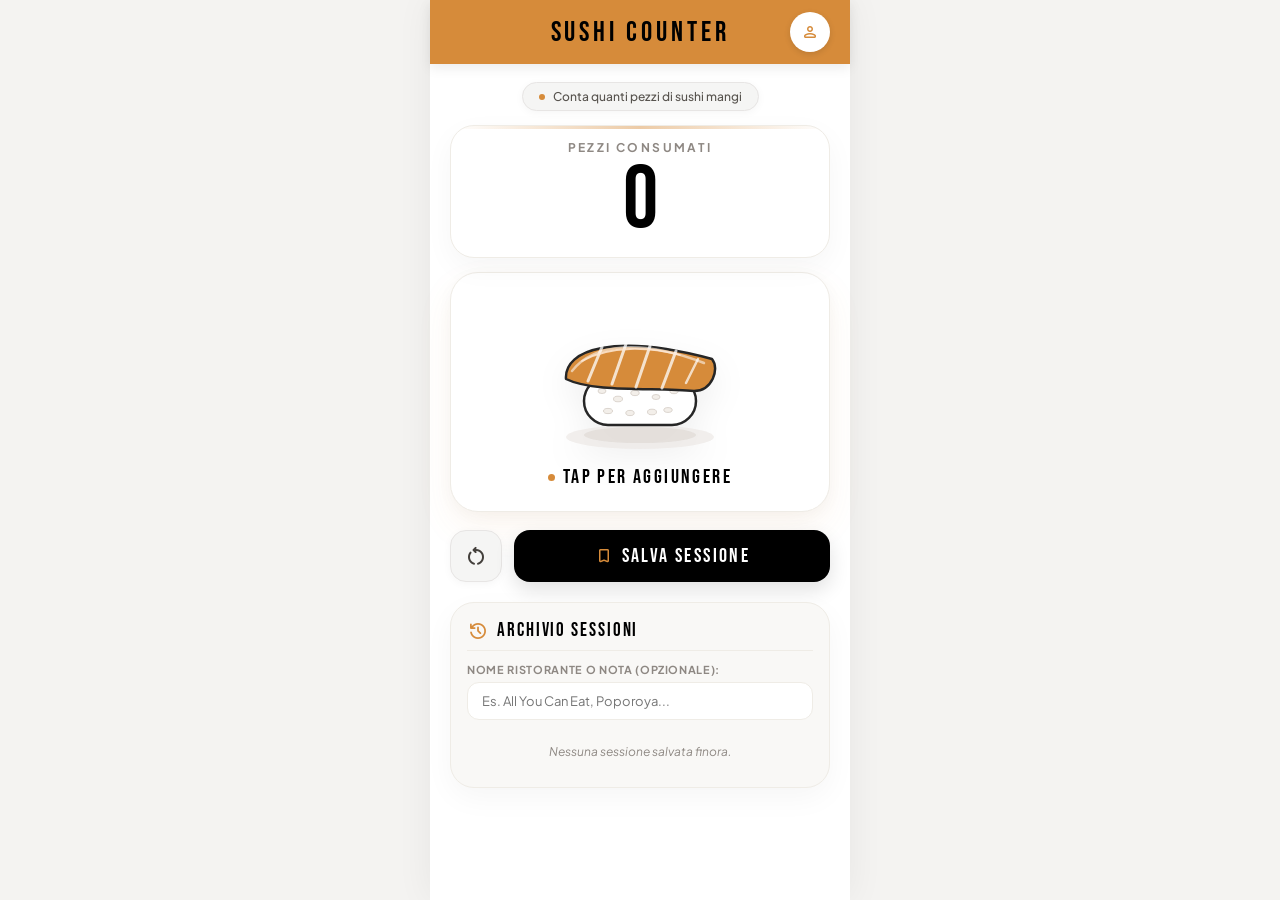
<file: prova app/index.html>
<!DOCTYPE html>
<html lang="it">

<head>
  <meta charset="UTF-8">
  <meta name="viewport"
    content="width=device-width, initial-scale=1.0, maximum-scale=1.0, user-scalable=no, viewport-fit=cover">
  <title>Sushi Counter</title>

  <!-- Google Fonts: Bebas Neue, Plus Jakarta Sans e Material Symbols Rounded -->
  <link rel="preconnect" href="https://fonts.googleapis.com">
  <link rel="preconnect" href="https://fonts.gstatic.com" crossorigin>
  <link
    href="https://fonts.googleapis.com/css2?family=Bebas+Neue&family=Plus+Jakarta+Sans:wght@400;500;600;700&display=swap"
    rel="stylesheet">
  <link rel="stylesheet"
    href="https://fonts.googleapis.com/css2?family=Material+Symbols+Rounded:opsz,wght,FILL,GRAD@20..48,100..700,0..1,-50..200" />

  <!-- Foglio di stile CSS esterno -->
  <link rel="stylesheet" href="style.css">
</head>

<body>

  <!-- Contenitore dell'applicazione per vincolo mobile-first -->
  <div class="app-container">

    <!-- ==========================================================================
         INTESTAZIONE DELL'APP (HEADER SEMANTICO)
         ========================================================================== -->
    <header class="app-header">
      <!-- Spazio bilanciato a sinistra per centratura del titolo -->
      <div class="header-spacer" aria-hidden="true"></div>

      <!-- Titolo principale con font display Bebas Neue -->
      <h1 class="app-title">Sushi Counter</h1>

      <!-- Pulsante profilo utente con icona Google Material Symbols -->
      <button type="button" class="btn-profile" aria-label="Profilo utente">
        <span class="material-symbols-rounded">person</span>
      </button>
    </header>

    <!-- ==========================================================================
         CORPO PRINCIPALE (MAIN SEMANTICO)
         ========================================================================== -->
    <main class="app-main">

      <!-- SEZIONE 1: Badge introduttivo con istruzioni veloci -->
      <section class="intro-section" aria-label="Introduzione">
        <div class="subtitle-badge">
          <span class="badge-dot" aria-hidden="true"></span>
          <span>Conta quanti pezzi di sushi mangi</span>
        </div>
      </section>

      <!-- SEZIONE 2: Card con il contatore dei pezzi consumati -->
      <section class="counter-section" aria-label="Contatore dei pezzi">
        <div class="counter-card">
          <div class="counter-accent-line" aria-hidden="true"></div>
          <span class="counter-label">Pezzi Consumati</span>
          <span class="counter-display" id="counter-display">0</span>
        </div>
      </section>

      <!-- SEZIONE 3: Card interattiva con il nigiri sushi cliccabile -->
      <section class="sushi-section" aria-label="Area interattiva sushi">
        <div class="sushi-card" id="sushi-trigger" role="button" tabindex="0" aria-label="Aggiungi un pezzo di sushi">

          <!-- Palcoscenico con illustrazione SVG del pezzo di sushi -->
          <div class="sushi-stage">
            <svg class="sushi-svg" viewBox="0 0 200 160" xmlns="http://www.w3.org/2000/svg">
              <!-- Ombre del sushi sul piatto -->
              <ellipse cx="100" cy="142" fill="#EBE7E4" opacity="0.65" rx="74" ry="12"></ellipse>
              <ellipse cx="100" cy="140" fill="#D9D3CE" opacity="0.5" rx="56" ry="8"></ellipse>

              <!-- Base di riso (Shari) -->
              <g id="shari-rice">
                <rect x="44" y="82" width="112" height="48" rx="24" fill="#FFFFFF" stroke="#262626" stroke-width="2.5">
                </rect>
                <ellipse cx="62" cy="96" rx="4" ry="2.5" fill="#F3EFEA" stroke="#D4CCC5" stroke-width="0.8"></ellipse>
                <ellipse cx="78" cy="104" rx="4.5" ry="2.8" fill="#F3EFEA" stroke="#D4CCC5" stroke-width="0.8">
                </ellipse>
                <ellipse cx="95" cy="98" rx="4.2" ry="2.6" fill="#F3EFEA" stroke="#D4CCC5" stroke-width="0.8"></ellipse>
                <ellipse cx="116" cy="102" rx="4" ry="2.5" fill="#F3EFEA" stroke="#D4CCC5" stroke-width="0.8"></ellipse>
                <ellipse cx="134" cy="96" rx="4.2" ry="2.7" fill="#F3EFEA" stroke="#D4CCC5" stroke-width="0.8">
                </ellipse>
                <ellipse cx="68" cy="116" rx="4.5" ry="2.6" fill="#F3EFEA" stroke="#D4CCC5" stroke-width="0.8">
                </ellipse>
                <ellipse cx="90" cy="118" rx="4.2" ry="2.6" fill="#F3EFEA" stroke="#D4CCC5" stroke-width="0.8">
                </ellipse>
                <ellipse cx="112" cy="117" rx="4.5" ry="2.8" fill="#F3EFEA" stroke="#D4CCC5" stroke-width="0.8">
                </ellipse>
                <ellipse cx="128" cy="115" rx="4.2" ry="2.4" fill="#F3EFEA" stroke="#D4CCC5" stroke-width="0.8">
                </ellipse>
              </g>

              <!-- Trancio di salmone (Neta) -->
              <g id="neta-salmon">
                <path d="M 26 84 C 24 54, 75 38, 172 64 C 180 74, 172 96, 154 96 C 118 92, 54 98, 26 84 Z"
                  fill="#D68B3A" stroke="#262626" stroke-linejoin="round" stroke-width="2.5"></path>
                <path d="M 32 76 C 54 48, 102 44, 164 68" fill="none" opacity="0.55" stroke="#FFFFFF"
                  stroke-linecap="round" stroke-width="2.5"></path>
                <!-- Striature bianche del salmone -->
                <path d="M 62 52 L 48 86" opacity="0.75" stroke="#FFFFFF" stroke-linecap="round" stroke-width="3">
                </path>
                <path d="M 86 49 L 72 89" opacity="0.75" stroke="#FFFFFF" stroke-linecap="round" stroke-width="3">
                </path>
                <path d="M 110 51 L 96 92" opacity="0.75" stroke="#FFFFFF" stroke-linecap="round" stroke-width="3">
                </path>
                <path d="M 136 56 L 122 93" opacity="0.75" stroke="#FFFFFF" stroke-linecap="round" stroke-width="3">
                </path>
                <path d="M 158 64 L 146 88" opacity="0.7" stroke="#FFFFFF" stroke-linecap="round" stroke-width="2.5">
                </path>
                <path d="M 42 66 C 70 50, 110 52, 140 60" fill="none" opacity="0.85" stroke="#FEE9D6"
                  stroke-linecap="round" stroke-width="1.8"></path>
              </g>
            </svg>
          </div>

          <!-- Testo didascalico con punto pulsante -->
          <div class="sushi-instruction">
            <span class="pulse-dot" aria-hidden="true"></span>
            <span>Tap per aggiungere</span>
          </div>

        </div>
      </section>

      <!-- SEZIONE 4: Barra delle azioni (Reset e Salva sessione) -->
      <section class="action-section" aria-label="Azioni contatore">

        <!-- Bottone Reset contatore -->
        <button type="button" class="btn-reset" id="btn-reset" title="Azzera contatore" aria-label="Azzera contatore">
          <span class="material-symbols-rounded">restart_alt</span>
        </button>

        <!-- Bottone Salva sessione -->
        <button type="button" class="btn-save" id="btn-save" aria-label="Salva sessione nell'archivio">
          <span class="material-symbols-rounded bookmark-icon">bookmark</span>
          <span class="btn-save-text">Salva Sessione</span>
        </button>

      </section>

      <!-- SEZIONE 5: Archivio storico delle sessioni salvate (con label e input) -->
      <section class="archive-section" aria-label="Archivio delle sessioni">

        <div class="archive-header">
          <span class="material-symbols-rounded archive-icon">history</span>
          <h2 class="archive-title">Archivio Sessioni</h2>
        </div>

        <!-- Modulo per inserire una nota/nome ristorante opzionale prima di salvare -->
        <div class="archive-input-group">
          <label for="session-note" class="input-label">Nome Ristorante o Nota (opzionale):</label>
          <input type="text" id="session-note" class="session-input" placeholder="Es. All You Can Eat, Poporoya..."
            maxlength="40" autocomplete="off" />
        </div>

        <!-- Lista dinamica delle sessioni salvate -->
        <ul class="archive-list" id="archive-list">
          <li class="archive-empty" id="archive-empty">
            Nessuna sessione salvata finora.
          </li>
        </ul>

      </section>

    </main>

  </div>

  <!-- Notifica fluttuante di feedback per l'utente -->
  <div class="toast-notification" id="toast-notification">Notifica</div>

  <!-- Script JavaScript esterno collegato prima della chiusura del body -->
  <script src="script.js"></script>

</body>

</html>
</file>
<file: prova app/style.css>
/* ==========================================================================
   VARIABILI CSS GLOBALI (:root)
   Definiamo colori, font, spaziature e ombre dell'applicazione
   ========================================================================== */
:root {
  /* Colori Brand & Superfici */
  --color-primary: #D68B3A;             /* Arancione salmone del brand */
  --color-primary-hover: #c27b2e;       /* Variante hover del primario */
  --color-dark: #000000;                /* Nero profondo per pulsanti e testi */
  --color-dark-hover: #1f1f1f;          /* Variante hover pulsante nero */
  --color-background-app: #ffffff;      /* Sfondo dell'app mobile */
  --color-background-body: #f4f3f1;     /* Sfondo desktop neutro rilassante */
  --color-surface-subtle: #f9f8f6;      /* Superfici secondarie e inset */
  --color-text-main: #1a1c1b;           /* Testo principale scuro */
  --color-text-muted: #8e8883;          /* Testo secondario disattivato */
  --color-border: #efece6;              /* Bordi leggeri e discreti */
  --color-pill-bg: #f5f5f4;             /* Sfondo badge superiore */
  --color-pill-border: #e7e5e4;         /* Bordo badge superiore */

  /* Tipografia */
  --font-display: 'Bebas Neue', sans-serif;
  --font-body: 'Plus Jakarta Sans', sans-serif;

  /* Raggi di curvatura (Border Radius) */
  --radius-sm: 8px;
  --radius-md: 12px;
  --radius-lg: 16px;
  --radius-xl: 24px;
  --radius-full: 9999px;

  /* Ombre (Elevation) */
  --shadow-sm: 0 2px 8px rgba(0, 0, 0, 0.04);
  --shadow-card: 0 10px 30px rgba(0, 0, 0, 0.04);
  --shadow-sushi: 0 16px 36px rgba(214, 139, 58, 0.08), 0 4px 16px rgba(0, 0, 0, 0.03);
  --shadow-sushi-hover: 0 20px 42px rgba(214, 139, 58, 0.14), 0 6px 18px rgba(0, 0, 0, 0.04);
  --shadow-btn: 0 8px 20px rgba(0, 0, 0, 0.12);
  --shadow-header: 0 4px 12px rgba(0, 0, 0, 0.08);
}

/* ==========================================================================
   RESET BASE & STRUTTURA MOBILE-FIRST
   ========================================================================== */
* {
  box-sizing: border-box;
  margin: 0;
  padding: 0;
  -webkit-tap-highlight-color: transparent;
}

body {
  background-color: var(--color-background-body);
  font-family: var(--font-body);
  color: var(--color-text-main);
  min-height: 100vh;
  display: flex;
  justify-content: center;
  align-items: flex-start;
  padding: 0;
}

/* Contenitore centrato per desktop, larghezza massima 420px */
.app-container {
  width: 100%;
  max-width: 420px;
  min-height: 100vh;
  background-color: var(--color-background-app);
  display: flex;
  flex-direction: column;
  position: relative;
  box-shadow: 0 0 35px rgba(0, 0, 0, 0.06);
}

/* Configurazione per le icone Google Material Symbols */
.material-symbols-rounded {
  font-family: 'Material Symbols Rounded';
  font-weight: normal;
  font-style: normal;
  font-size: 24px;
  line-height: 1;
  display: inline-block;
  white-space: nowrap;
  word-wrap: normal;
  direction: ltr;
  -webkit-font-smoothing: antialiased;
  user-select: none;
}

/* ==========================================================================
   INTESTAZIONE (HEADER)
   ========================================================================== */
.app-header {
  position: sticky;
  top: 0;
  left: 0;
  width: 100%;
  height: 64px;
  background-color: var(--color-primary);
  box-shadow: var(--shadow-header);
  display: flex;
  align-items: center;
  justify-content: space-between;
  padding: 0 20px;
  z-index: 100;
}

/* Spaziatore sinistro per mantenere il titolo perfettamente centrato */
.header-spacer {
  width: 40px;
  height: 40px;
}

.app-title {
  font-family: var(--font-display);
  font-size: 28px;
  letter-spacing: 0.14em;
  text-transform: uppercase;
  color: #000000;
  font-weight: 400;
  user-select: none;
}

.btn-profile {
  width: 40px;
  height: 40px;
  border-radius: var(--radius-full);
  background-color: #ffffff;
  border: none;
  display: flex;
  align-items: center;
  justify-content: center;
  color: var(--color-primary);
  cursor: pointer;
  box-shadow: 0 2px 6px rgba(0, 0, 0, 0.12);
  transition: transform 0.15s ease, background-color 0.15s ease;
}

.btn-profile:hover {
  background-color: #f5f5f4;
}

.btn-profile:active {
  transform: scale(0.94);
}

.btn-profile .material-symbols-rounded {
  font-size: 20px;
}

/* ==========================================================================
   CONTENITORE PRINCIPALE (MAIN)
   ========================================================================== */
.app-main {
  flex: 1;
  padding: 16px 20px 28px 20px;
  display: flex;
  flex-direction: column;
  gap: 14px;
}

/* ==========================================================================
   BADGE INFORMATIVO
   ========================================================================== */
.intro-section {
  display: flex;
  justify-content: center;
  margin-top: 2px;
}

.subtitle-badge {
  display: inline-flex;
  align-items: center;
  gap: 8px;
  background-color: var(--color-pill-bg);
  border: 1px solid var(--color-pill-border);
  border-radius: var(--radius-full);
  padding: 6px 16px;
  font-size: 12px;
  font-weight: 500;
  color: #57534e;
  box-shadow: var(--shadow-sm);
  user-select: none;
}

.badge-dot {
  width: 6px;
  height: 6px;
  border-radius: var(--radius-full);
  background-color: var(--color-primary);
  flex-shrink: 0;
}

/* ==========================================================================
   SEZIONE CONTATORE (CARD NUMERO)
   ========================================================================== */
.counter-section {
  width: 100%;
}

.counter-card {
  background-color: #ffffff;
  border: 1px solid var(--color-border);
  border-radius: var(--radius-xl);
  padding: 14px 20px 10px 20px;
  text-align: center;
  position: relative;
  overflow: hidden;
  box-shadow: var(--shadow-card);
}

/* Sottile linea di accento sfumata nella parte superiore della card */
.counter-accent-line {
  position: absolute;
  top: 0;
  left: 0;
  right: 0;
  height: 3px;
  background: linear-gradient(90deg, transparent, rgba(214, 139, 58, 0.45), transparent);
}

.counter-label {
  display: block;
  font-size: 12px;
  font-weight: 700;
  letter-spacing: 0.2em;
  text-transform: uppercase;
  color: var(--color-text-muted);
  margin-bottom: 2px;
  user-select: none;
}

.counter-display {
  font-family: var(--font-display);
  font-size: 88px;
  line-height: 1;
  font-weight: 400;
  color: var(--color-dark);
  margin: 2px 0;
  user-select: none;
  transition: transform 0.12s ease-out, opacity 0.15s ease;
  display: block;
}

/* Animazione di rimbalzo al tocco */
.counter-display.bump {
  transform: scale(1.18);
}

/* Effetto dissolvenza al reset */
.counter-display.fade {
  opacity: 0.3;
}

/* ==========================================================================
   PIATTO INTERATTIVO SUSHI
   ========================================================================== */
.sushi-section {
  width: 100%;
}

.sushi-card {
  width: 100%;
  background-color: #ffffff;
  border: 1px solid var(--color-border);
  border-radius: 28px;
  padding: 22px 20px;
  display: flex;
  flex-direction: column;
  align-items: center;
  justify-content: center;
  box-shadow: var(--shadow-sushi);
  cursor: pointer;
  user-select: none;
  transition: transform 0.18s cubic-bezier(0.2, 0.8, 0.2, 1), box-shadow 0.2s ease;
  outline: none;
}

.sushi-card:hover {
  box-shadow: var(--shadow-sushi-hover);
}

.sushi-card:active {
  transform: scale(0.96);
}

.sushi-stage {
  width: 220px;
  height: 160px;
  display: flex;
  align-items: center;
  justify-content: center;
}

.sushi-svg {
  width: 100%;
  height: 100%;
  filter: drop-shadow(0 12px 16px rgba(0, 0, 0, 0.06));
  transition: transform 0.15s ease;
}

.sushi-card:active .sushi-svg {
  transform: scale(0.97);
}

.sushi-instruction {
  margin-top: 10px;
  display: flex;
  align-items: center;
  justify-content: center;
  gap: 8px;
  font-family: var(--font-display);
  font-size: 20px;
  letter-spacing: 0.12em;
  color: var(--color-dark);
  transition: color 0.15s ease;
}

.sushi-card:hover .sushi-instruction {
  color: var(--color-primary);
}

/* Punto luminoso pulsante */
.pulse-dot {
  width: 7px;
  height: 7px;
  border-radius: var(--radius-full);
  background-color: var(--color-primary);
  animation: pulse-ring 1.6s cubic-bezier(0.215, 0.61, 0.355, 1) infinite;
}

@keyframes pulse-ring {
  0% {
    box-shadow: 0 0 0 0 rgba(214, 139, 58, 0.7);
  }
  70% {
    box-shadow: 0 0 0 7px rgba(214, 139, 58, 0);
  }
  100% {
    box-shadow: 0 0 0 0 rgba(214, 139, 58, 0);
  }
}

/* ==========================================================================
   BARRA DELLE AZIONI (RESET & SALVA)
   ========================================================================== */
.action-section {
  width: 100%;
  display: flex;
  align-items: center;
  gap: 12px;
  margin-top: 4px;
}

.btn-reset {
  width: 52px;
  height: 52px;
  border-radius: var(--radius-lg);
  background-color: #f5f5f4;
  border: 1px solid #e7e5e4;
  color: #44403c;
  display: flex;
  align-items: center;
  justify-content: center;
  cursor: pointer;
  flex-shrink: 0;
  box-shadow: var(--shadow-sm);
  transition: transform 0.15s ease, background-color 0.15s ease, color 0.15s ease;
}

.btn-reset:hover {
  background-color: #e7e5e4;
  color: #000000;
}

.btn-reset:hover .material-symbols-rounded {
  transform: rotate(-45deg);
}

.btn-reset:active {
  transform: scale(0.94);
}

.btn-reset .material-symbols-rounded {
  font-size: 24px;
  transition: transform 0.25s ease;
}

.btn-save {
  flex: 1;
  height: 52px;
  border-radius: var(--radius-lg);
  background-color: var(--color-dark);
  border: none;
  color: #ffffff;
  display: flex;
  align-items: center;
  justify-content: center;
  gap: 8px;
  padding: 0 20px;
  cursor: pointer;
  box-shadow: var(--shadow-btn);
  transition: transform 0.15s ease, background-color 0.15s ease;
}

.btn-save:hover {
  background-color: var(--color-dark-hover);
}

.btn-save:active {
  transform: scale(0.98);
}

.btn-save .bookmark-icon {
  color: var(--color-primary);
  font-size: 20px;
  transition: transform 0.2s ease;
}

.btn-save:hover .bookmark-icon {
  transform: scale(1.15);
}

.btn-save .btn-save-text {
  font-family: var(--font-display);
  font-size: 20px;
  letter-spacing: 0.12em;
  text-transform: uppercase;
  font-weight: 400;
}

/* ==========================================================================
   SEZIONE ARCHIVIO SESSIONI
   ========================================================================== */
.archive-section {
  background-color: var(--color-surface-subtle);
  border: 1px solid var(--color-border);
  border-radius: var(--radius-xl);
  padding: 16px;
  display: flex;
  flex-direction: column;
  gap: 12px;
  box-shadow: var(--shadow-card);
  margin-top: 6px;
}

.archive-header {
  display: flex;
  align-items: center;
  gap: 8px;
  border-bottom: 1px solid var(--color-border);
  padding-bottom: 8px;
}

.archive-header .archive-icon {
  color: var(--color-primary);
  font-size: 22px;
}

.archive-title {
  font-family: var(--font-display);
  font-size: 19px;
  letter-spacing: 0.1em;
  text-transform: uppercase;
  color: var(--color-dark);
  font-weight: 400;
}

/* Modulo per annotare la sessione (label + input) */
.archive-input-group {
  display: flex;
  flex-direction: column;
  gap: 6px;
}

.input-label {
  font-size: 11px;
  font-weight: 700;
  letter-spacing: 0.06em;
  text-transform: uppercase;
  color: var(--color-text-muted);
}

.session-input {
  width: 100%;
  padding: 10px 14px;
  font-family: var(--font-body);
  font-size: 13px;
  color: var(--color-text-main);
  background-color: #ffffff;
  border: 1px solid var(--color-border);
  border-radius: var(--radius-md);
  outline: none;
  transition: border-color 0.2s ease, box-shadow 0.2s ease;
}

.session-input:focus {
  border-color: var(--color-primary);
  box-shadow: 0 0 0 3px rgba(214, 139, 58, 0.15);
}

/* Elenco sessioni salvate */
.archive-list {
  list-style: none;
  display: flex;
  flex-direction: column;
  gap: 8px;
  max-height: 220px;
  overflow-y: auto;
}

.archive-empty {
  text-align: center;
  font-size: 12px;
  color: var(--color-text-muted);
  padding: 12px;
  font-style: italic;
}

.session-card {
  background-color: #ffffff;
  border: 1px solid var(--color-border);
  border-radius: var(--radius-md);
  padding: 10px 14px;
  display: flex;
  align-items: center;
  justify-content: space-between;
  box-shadow: 0 2px 4px rgba(0, 0, 0, 0.02);
  animation: fadeInSlide 0.25s ease;
}

@keyframes fadeInSlide {
  from {
    opacity: 0;
    transform: translateY(-6px);
  }
  to {
    opacity: 1;
    transform: translateY(0);
  }
}

.session-details {
  display: flex;
  flex-direction: column;
  gap: 2px;
}

.session-name {
  font-size: 13px;
  font-weight: 600;
  color: var(--color-dark);
}

.session-date {
  font-size: 11px;
  color: var(--color-text-muted);
}

.session-actions {
  display: flex;
  align-items: center;
  gap: 8px;
}

.session-pieces {
  background-color: #fff6ee;
  color: var(--color-primary);
  border: 1px solid rgba(214, 139, 58, 0.25);
  font-family: var(--font-display);
  font-size: 18px;
  padding: 2px 8px;
  border-radius: var(--radius-sm);
  line-height: 1.2;
}

.btn-delete-session {
  background: none;
  border: none;
  color: #a8a29e;
  cursor: pointer;
  padding: 4px;
  display: flex;
  align-items: center;
  justify-content: center;
  border-radius: 6px;
  transition: color 0.15s ease, background-color 0.15s ease;
}

.btn-delete-session:hover {
  color: #dc2626;
  background-color: #fee2e2;
}

.btn-delete-session .material-symbols-rounded {
  font-size: 18px;
}

/* ==========================================================================
   NOTIFICA FLUTTUANTE (TOAST FEEDBACK)
   ========================================================================== */
.toast-notification {
  position: fixed;
  bottom: 24px;
  left: 50%;
  transform: translateX(-50%) translateY(100px);
  background-color: #1a1c1b;
  color: #ffffff;
  padding: 10px 20px;
  border-radius: var(--radius-full);
  font-size: 13px;
  font-weight: 500;
  box-shadow: 0 10px 25px rgba(0, 0, 0, 0.2);
  opacity: 0;
  pointer-events: none;
  transition: transform 0.3s cubic-bezier(0.18, 0.89, 0.32, 1.28), opacity 0.3s ease;
  z-index: 200;
  white-space: nowrap;
}

.toast-notification.active {
  transform: translateX(-50%) translateY(0);
  opacity: 1;
}
</file>
